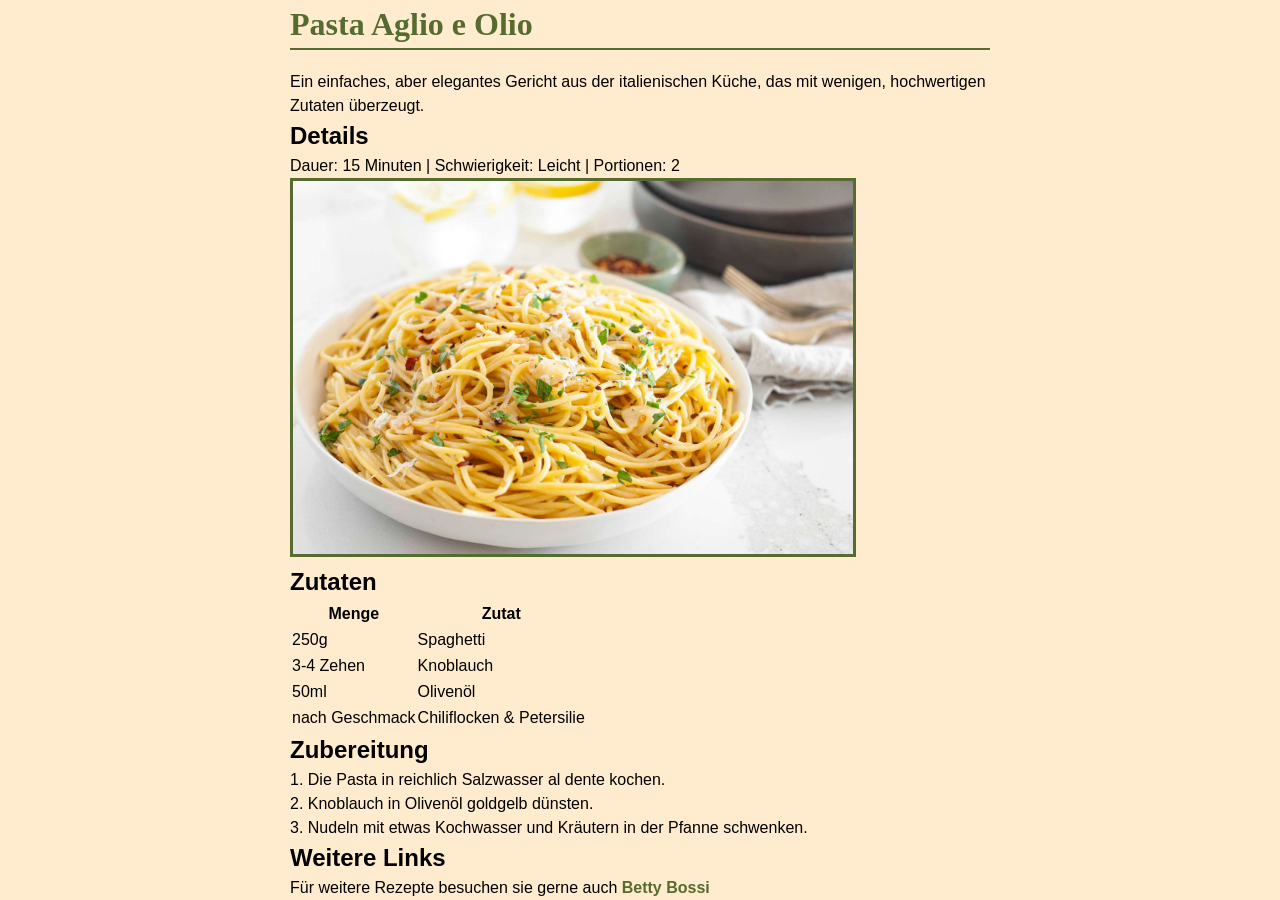
<file: Auftrag1/index.html>
<!DOCTYPE html>
<html lang="en">
    <head>
        <link rel="stylesheet" href="styles.css">
    </head>
    <body>
        <h1 class="page-title">Pasta Aglio e Olio</h1>

    <p>Ein einfaches, aber elegantes Gericht aus der italienischen Küche, das mit wenigen, hochwertigen Zutaten überzeugt.</p>

    <h2>Details</h2>
    <p>Dauer: 15 Minuten | Schwierigkeit: Leicht | Portionen: 2</p>

        <img src="rezept-bild.jpg" alt="Pasta Aglio e Olio auf einem Teller">


    <h2>Zutaten</h2>
<table>
    <thead>
        <tr>
            <th>Menge</th>
            <th>Zutat</th>
        </tr>
    </thead>
    <tbody>
        <tr>
            <td>250g</td>
            <td>Spaghetti</td>
        </tr>
        <tr>
            <td>3-4 Zehen</td>
            <td>Knoblauch</td>
        </tr>
        <tr>
            <td>50ml</td>
            <td>Olivenöl</td>
        </tr>
        <tr>
            <td>nach Geschmack</td>
            <td>Chiliflocken &amp; Petersilie</td>
        </tr>
    </tbody>
</table>

    <h2>Zubereitung</h2>
    <p>1. Die Pasta in reichlich Salzwasser al dente kochen.</p>
    <p>2. Knoblauch in Olivenöl goldgelb dünsten.</p>
    <p>3. Nudeln mit etwas Kochwasser und Kräutern in der Pfanne schwenken.</p>

    <h2>Weitere Links</h2>
    <p>Für weitere Rezepte besuchen sie gerne auch <a href="https://www.bettybossi.ch/de/">Betty Bossi</a></p>
        
</body>
</html>
</file>
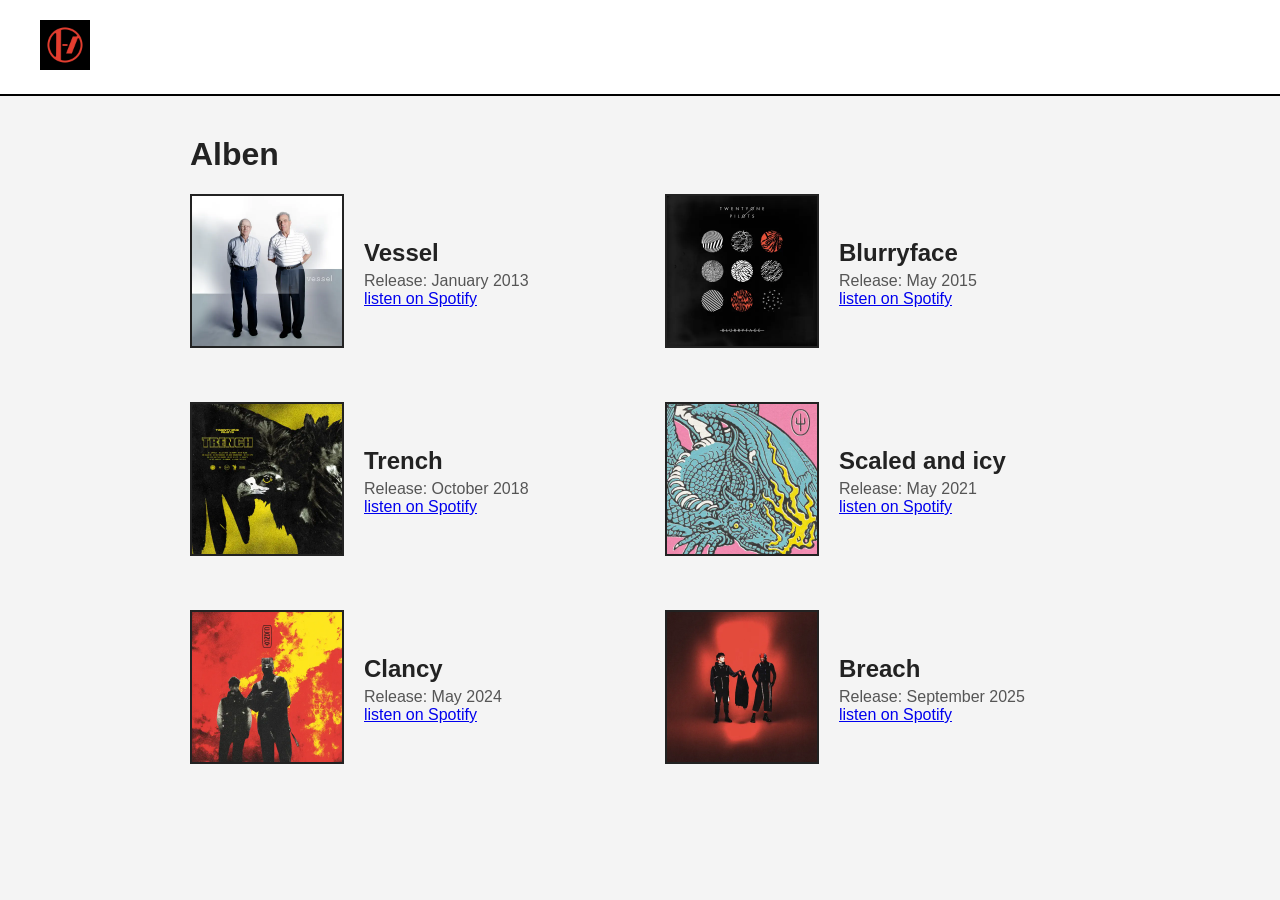
<file: Auftrag2/index.html>
<!DOCTYPE html>
<html lang="en">
<head>
    <meta charset="UTF-8">
    <title>Twenty One Pilots - Alben</title>
    <link rel="stylesheet" href="styles.css">
</head>
<body>

    <header>
        <div>
            <img src="assets/logo.jpg" alt="Twenty one Pilots Logo" class="logo">
        </div>
    </header>

    <main>
        <h1>Alben</h1>
        
        <div class="album-grid">
            <div class="album-item">
                <div class="album-cover">
                    <img src="assets/vessel.jpg" alt="vessel logo">
                </div>

                <div class="album-info">
                    <h2>Vessel</h2>
                    <p>Release: January 2013</p>
                    <a href= "https://open.spotify.com/intl-de/album/2r2r78NE05YjyHyVbVgqFn" target="_blank">listen on Spotify</a>
                </div>
            </div>

            <div class="album-item">
                <div class="album-cover">
                    <img src="assets/blurryface.jpg" alt="blurryface logo">
                </div>

                <div class="album-info">
                    <h2>Blurryface</h2>
                    <p>Release: May 2015</p>
                    <a href="https://open.spotify.com/intl-de/album/3cQO7jp5S9qLBoIVtbkSM1" target="_blank" class="spotify-link">listen on Spotify</a>
                </div>
            </div>


            <div class="album-item">
                <div class="album-cover">
                    <img src="assets/trench.jpg" alt="Trench logo">
                </div>

                <div class="album-info">
                    <h2>Trench</h2>
                    <p>Release: October 2018</p>
                    <a href= "https://open.spotify.com/intl-de/album/621cXqrTSSJi1WqDMSLmbL" target="_blank">listen on Spotify</a>
                </div>
            </div>


            <div class="album-item">
                <div class="album-cover">
                    <img src="assets/scaledAndIcy.jpg" alt="Scaled and icy logo">
                </div>

                <div class="album-info">
                    <h2>Scaled and icy</h2>
                    <p>Release: May 2021</p>
                    <a href= "https://open.spotify.com/intl-de/album/0Q5XBpCYFgUWiG9DUWyAmJ" target="_blank">listen on Spotify</a>
                </div>
            </div>


            <div class="album-item">
                <div class="album-cover">
                    <img src="assets/clancy.jpg" alt="clancy logo">
                </div>

                <div class="album-info">
                    <h2>Clancy</h2>
                    <p>Release: May 2024</p>
                    <a href= "https://open.spotify.com/intl-de/album/1KFWgQTw3EMTQebaaepVBI" target="_blank">listen on Spotify</a>
                </div>
            </div>


            <div class="album-item">
                <div class="album-cover">
                    <img src="assets/breach.jpg" alt="breach logo">
                </div>

                <div class="album-info">
                    <h2>Breach</h2>
                    <p>Release: September 2025</p>
                    <a href= "https://open.spotify.com/intl-de/album/1El3k8dU3sKyoGUeuyrolH" target="_blank">listen on Spotify</a>
                </div>
            </div>



        </div>
    </main>

</body>
</html>
</file>
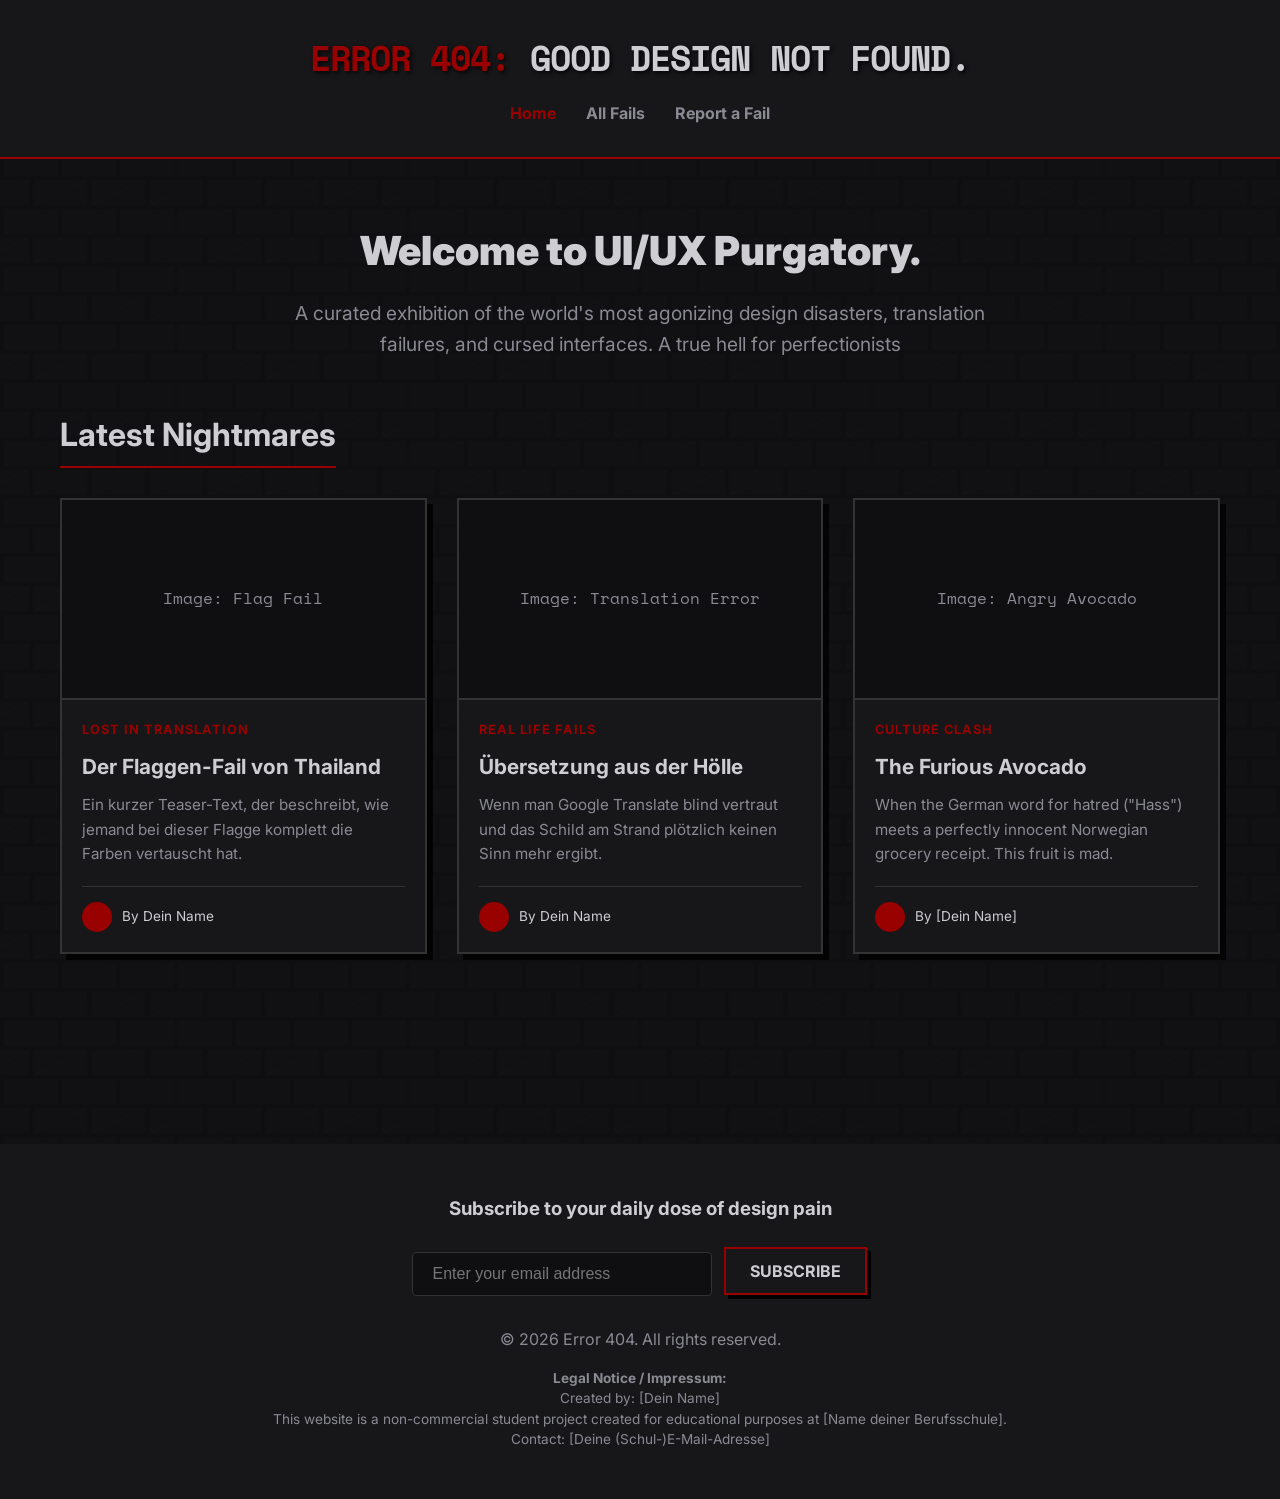
<file: Projekt/index.html>
<!DOCTYPE html>
<html lang="en">
<head>
    <meta charset="UTF-8">
    <meta name="viewport" content="width=device-width, initial-scale=1.0">
    <title>Error 404: Good Design Not Found</title>
    <link rel="stylesheet" href="style.css">
    <link href="https://fonts.googleapis.com/css2?family=Inter:wght@400;700;900&display=swap" rel="stylesheet">
    <link href="https://fonts.googleapis.com/css2?family=Inter:wght@400;700;900&family=Space+Mono:wght@700&display=swap" rel="stylesheet">
</head>
<body>

    <header>
        <div class="logo">
            <h1>
                <span class="red-text brutal-text">ERROR 404:</span> 
                <span class="white-text">GOOD DESIGN NOT FOUND.</span>
            </h1>
        </div>
        <nav>
            <ul>
                <li><a href="index.html" class="active">Home</a></li>
                <li><a href="all.html">All Fails</a></li>
                <li><a href="contact.html">Report a Fail</a></li>
            </ul>
        </nav>
    </header>

    <main>
        <section class="hero">
            <h2>Welcome to UI/UX Purgatory.</h2>
            <p>A curated exhibition of the world's most agonizing design disasters, translation failures, and cursed interfaces. A true hell for perfectionists</p>
        </section>

        <section class="latest-fails">
            <h2 class="section-title">Latest Nightmares</h2>
            
            <div class="fail-grid">
                <article class="fail-card">
                    <div class="card-image">
                        <div class="placeholder-img">Image: Flag Fail</div>
                    </div>
                    <div class="card-content">
                        <span class="category">Lost in Translation</span>
                        <h3>Der Flaggen-Fail von Thailand</h3>
                        <p>Ein kurzer Teaser-Text, der beschreibt, wie jemand bei dieser Flagge komplett die Farben vertauscht hat.</p>
                        <div class="author-info">
                            <div class="author-avatar"></div>
                            <span>By Dein Name</span>
                        </div>
                    </div>
                </article>

                <article class="fail-card">
                    <div class="card-image">
                        <div class="placeholder-img">Image: Translation Error</div>
                    </div>
                    <div class="card-content">
                        <span class="category">Real Life Fails</span>
                        <h3>Übersetzung aus der Hölle</h3>
                        <p>Wenn man Google Translate blind vertraut und das Schild am Strand plötzlich keinen Sinn mehr ergibt.</p>
                        <div class="author-info">
                            <div class="author-avatar"></div>
                            <span>By Dein Name</span>
                        </div>
                    </div>
                </article>

                <article class="fail-card">
    <a href="detail.html" class="card-link">
        
        <div class="card-image">
            <div class="placeholder-img">Image: Angry Avocado</div>
        </div>
        <div class="card-content">
            <span class="category">Culture Clash</span>
            <h3>The Furious Avocado</h3>
            <p>When the German word for hatred ("Hass") meets a perfectly innocent Norwegian grocery receipt. This fruit is mad.</p>
            <div class="author-info">
                <div class="author-avatar"></div><span>By [Dein Name]</span>
            </div>
        </div>

    </a> </article>
                </article>
            </div>
        </section>
    </main>

    <footer>
        <div class="newsletter">
            <h3>Subscribe to your daily dose of design pain</h3>
            <form action="#">
                <input type="email" placeholder="Enter your email address" required>
                <button type="submit" class="brutal-button">Subscribe</button>
            </form>
        </div>
        <div class="footer-legal">
            <p>&copy; 2026 Error 404. All rights reserved.</p>
            <div style="font-size: 0.85rem; color: var(--text-main); margin-top: 15px; line-height: 1.5;">
                <p><strong>Legal Notice / Impressum:</strong></p>
                <p>Created by: [Dein Name]</p>
                <p>This website is a non-commercial student project created for educational purposes at [Name deiner Berufsschule].</p>
                <p>Contact: [Deine (Schul-)E-Mail-Adresse]</p>
            </div>
        </div>
    </footer>

</body>
</html>
</file>
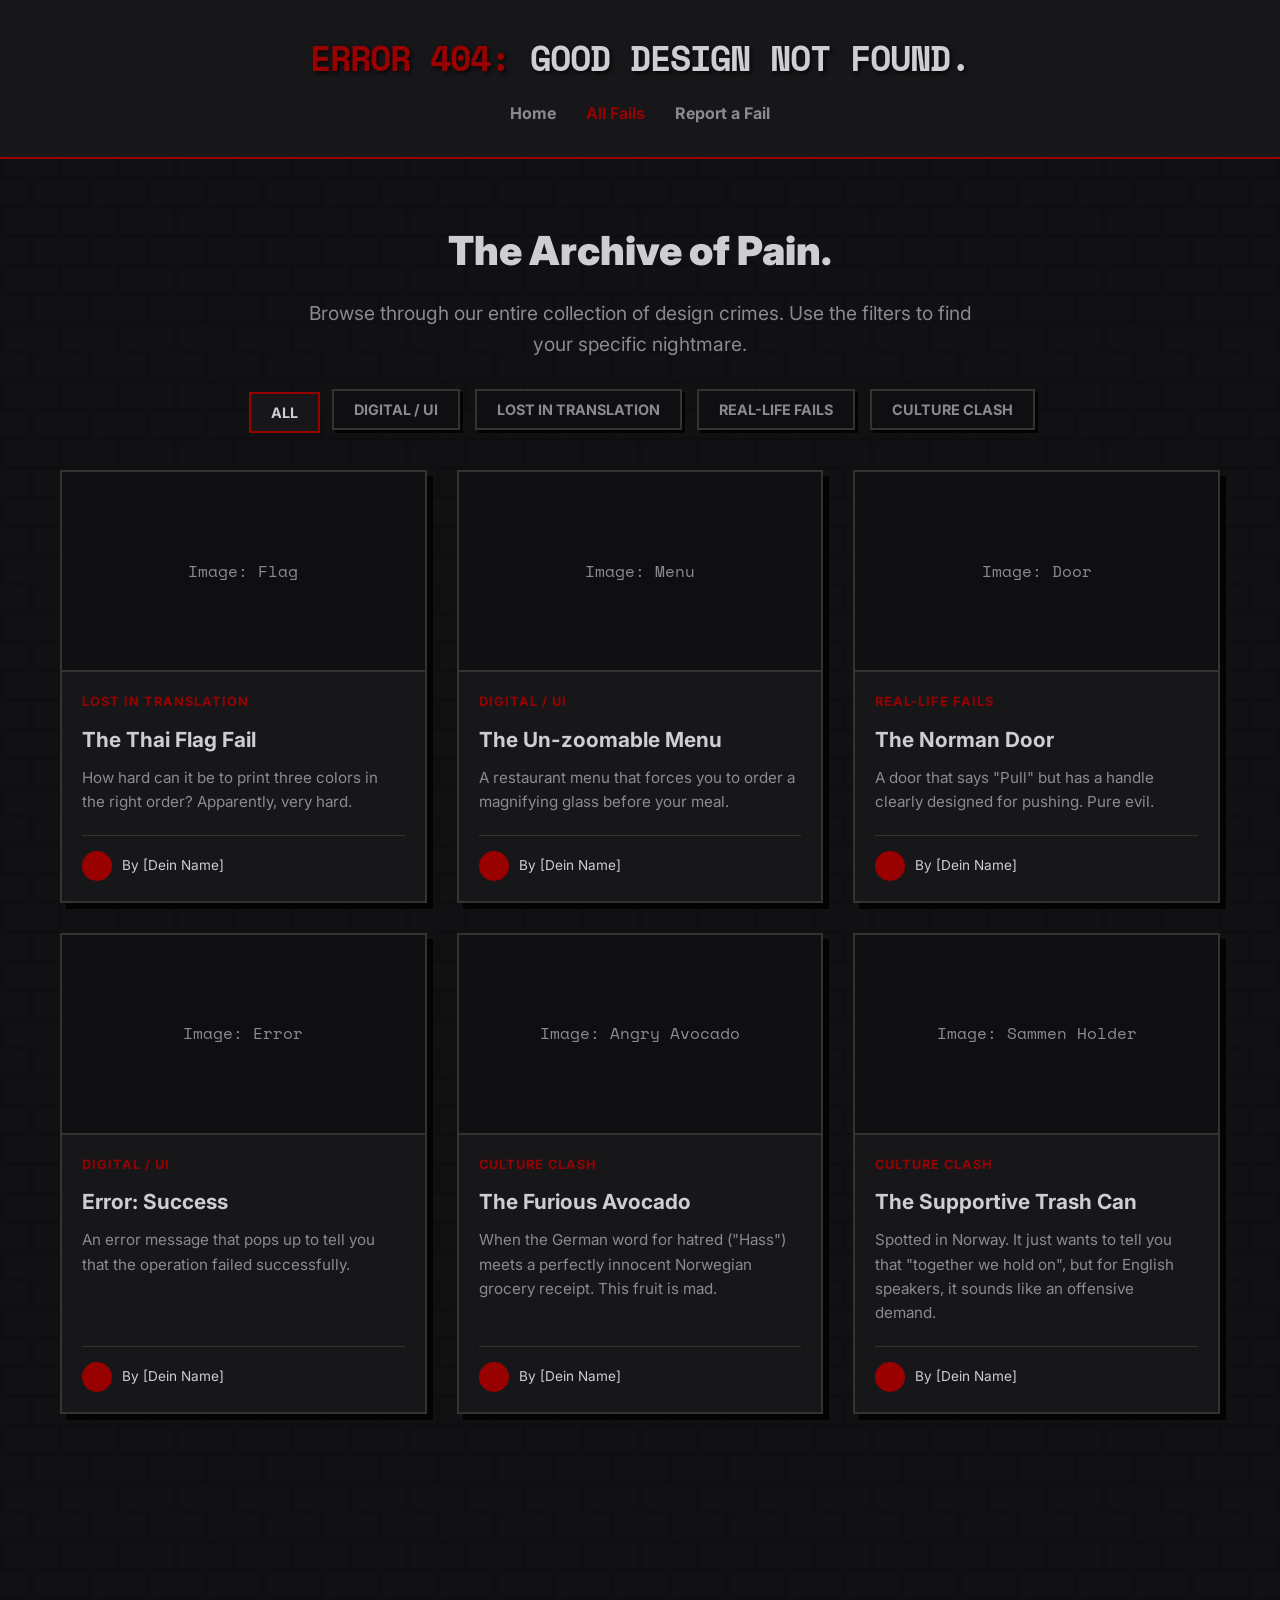
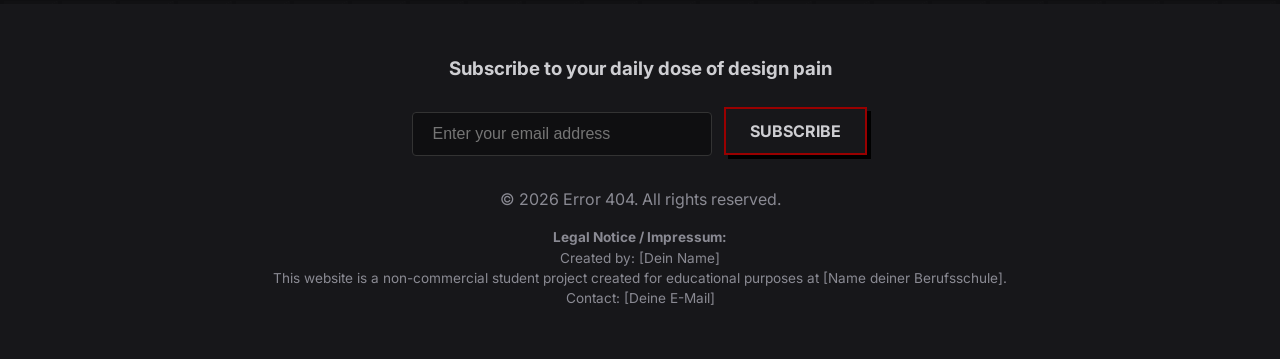
<file: Projekt/all.html>
<!DOCTYPE html>
<html lang="en">
<head>
    <meta charset="UTF-8">
    <meta name="viewport" content="width=device-width, initial-scale=1.0">
    <title>All Fails - Error 404</title>
    <link rel="stylesheet" href="style.css">
    <link href="https://fonts.googleapis.com/css2?family=Inter:wght@400;700;900&family=Space+Mono:wght@700&display=swap" rel="stylesheet">
</head>
<body>

    <header>
        <div class="logo">
            <h1><span class="red-text">ERROR 404:</span> <span class="white-text">GOOD DESIGN NOT FOUND.</span></h1>
        </div>
        <nav>
            <ul>
                <li><a href="index.html">Home</a></li>
                <li><a href="all.html" class="active">All Fails</a></li>
                <li><a href="contact.html">Report a Fail</a></li>
            </ul>
        </nav>
    </header>

    <main>
        <section class="hero" style="margin-bottom: 30px;">
            <h2>The Archive of Pain.</h2>
            <p>Browse through our entire collection of design crimes. Use the filters to find your specific nightmare.</p>
        </section>

        <section class="filter-section">
            <div class="filter-bar">
                <button class="filter-btn active">All</button>
                <button class="filter-btn">Digital / UI</button>
                <button class="filter-btn">Lost in Translation</button>
                <button class="filter-btn">Real-Life Fails</button>
                <button class="filter-btn">Culture Clash</button>
            </div>
        </section>

        <section class="archive-grid">
            <div class="fail-grid">
                
                <article class="fail-card">
                    <div class="card-image"><div class="placeholder-img">Image: Flag</div></div>
                    <div class="card-content">
                        <span class="category">Lost in Translation</span>
                        <h3>The Thai Flag Fail</h3>
                        <p>How hard can it be to print three colors in the right order? Apparently, very hard.</p>
                        <div class="author-info">
                            <div class="author-avatar"></div><span>By [Dein Name]</span>
                        </div>
                    </div>
                </article>

                <article class="fail-card">
                    <div class="card-image"><div class="placeholder-img">Image: Menu</div></div>
                    <div class="card-content">
                        <span class="category">Digital / UI</span>
                        <h3>The Un-zoomable Menu</h3>
                        <p>A restaurant menu that forces you to order a magnifying glass before your meal.</p>
                        <div class="author-info">
                            <div class="author-avatar"></div><span>By [Dein Name]</span>
                        </div>
                    </div>
                </article>

                <article class="fail-card">
                    <div class="card-image"><div class="placeholder-img">Image: Door</div></div>
                    <div class="card-content">
                        <span class="category">Real-Life Fails</span>
                        <h3>The Norman Door</h3>
                        <p>A door that says "Pull" but has a handle clearly designed for pushing. Pure evil.</p>
                        <div class="author-info">
                            <div class="author-avatar"></div><span>By [Dein Name]</span>
                        </div>
                    </div>
                </article>

                <article class="fail-card">
                    <div class="card-image"><div class="placeholder-img">Image: Error</div></div>
                    <div class="card-content">
                        <span class="category">Digital / UI</span>
                        <h3>Error: Success</h3>
                        <p>An error message that pops up to tell you that the operation failed successfully.</p>
                        <div class="author-info">
                            <div class="author-avatar"></div><span>By [Dein Name]</span>
                        </div>
                    </div>
                </article>

                <article class="fail-card">
    <a href="detail.html" class="card-link">
        
        <div class="card-image">
            <div class="placeholder-img">Image: Angry Avocado</div>
        </div>
        <div class="card-content">
            <span class="category">Culture Clash</span>
            <h3>The Furious Avocado</h3>
            <p>When the German word for hatred ("Hass") meets a perfectly innocent Norwegian grocery receipt. This fruit is mad.</p>
            <div class="author-info">
                <div class="author-avatar"></div><span>By [Dein Name]</span>
            </div>
        </div>

    </a> </article>

                <article class="fail-card">
                    <div class="card-image"><div class="placeholder-img">Image: Sammen Holder</div></div>
                    <div class="card-content">
                        <span class="category">Culture Clash</span>
                        <h3>The Supportive Trash Can</h3>
                        <p>Spotted in Norway. It just wants to tell you that "together we hold on", but for English speakers, it sounds like an offensive demand.</p>
                        <div class="author-info">
                            <div class="author-avatar"></div><span>By [Dein Name]</span>
                        </div>
                    </div>
                </article>

            </div>
        </section>
    </main>

    <footer>
        <div class="newsletter">
            <h3>Subscribe to your daily dose of design pain</h3>
            <form action="#">
                <input type="email" placeholder="Enter your email address" required>
                <button type="submit" class="brutal-button">Subscribe</button>
            </form>
        </div>
        <div class="footer-legal">
            <p>&copy; 2026 Error 404. All rights reserved.</p>
            <div style="font-size: 0.85rem; color: var(--text-main); margin-top: 15px; line-height: 1.5;">
                <p><strong>Legal Notice / Impressum:</strong></p>
                <p>Created by: [Dein Name]</p>
                <p>This website is a non-commercial student project created for educational purposes at [Name deiner Berufsschule].</p>
                <p>Contact: [Deine E-Mail]</p>
            </div>
        </div>
    </footer>

</body>
</html>



<script>
        document.addEventListener('DOMContentLoaded', () => {
            // Alle Buttons und alle Karten auswählen
            const filterBtns = document.querySelectorAll('.filter-btn');
            const cards = document.querySelectorAll('.fail-card');

            // Jedem Button einen Klick-Event geben
            filterBtns.forEach(btn => {
                btn.addEventListener('click', () => {
                    
                    // 1. Visuelles Update: Den "active" Status verschieben
                    filterBtns.forEach(b => b.classList.remove('active'));
                    btn.classList.add('active');

                    // 2. Den Text des geklickten Buttons auslesen
                    const filterValue = btn.textContent.trim();

                    // 3. Karten filtern
                    cards.forEach(card => {
                        // Die Kategorie der aktuellen Karte auslesen
                        const category = card.querySelector('.category').textContent.trim();
                        
                        // Wenn "All" geklickt wurde ODER die Kategorie passt -> Karte anzeigen
                        if (filterValue === 'All' || category === filterValue) {
                            card.style.display = 'flex'; // "flex" weil unsere Karten Flexbox nutzen
                        } else {
                            // Ansonsten -> Karte verstecken
                            card.style.display = 'none';
                        }
                    });
                });
            });
        });
    </script>
</file>
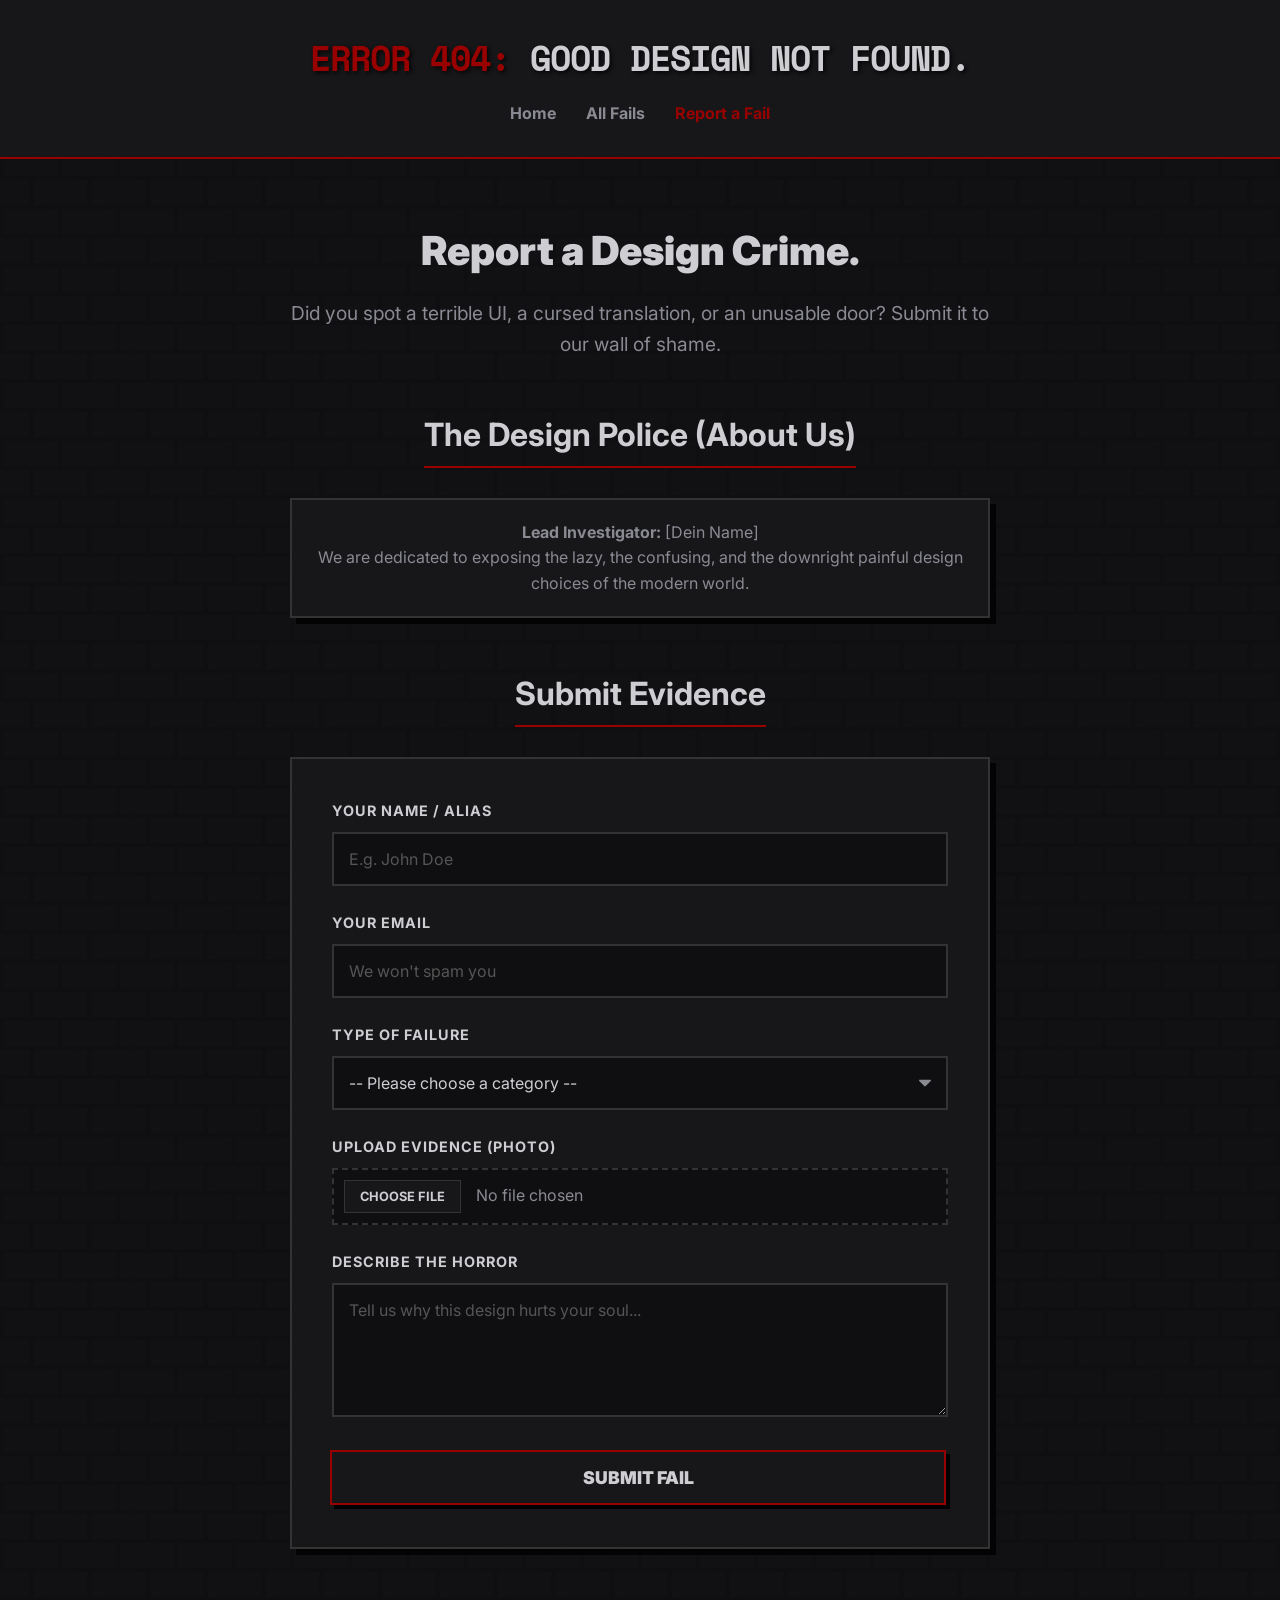
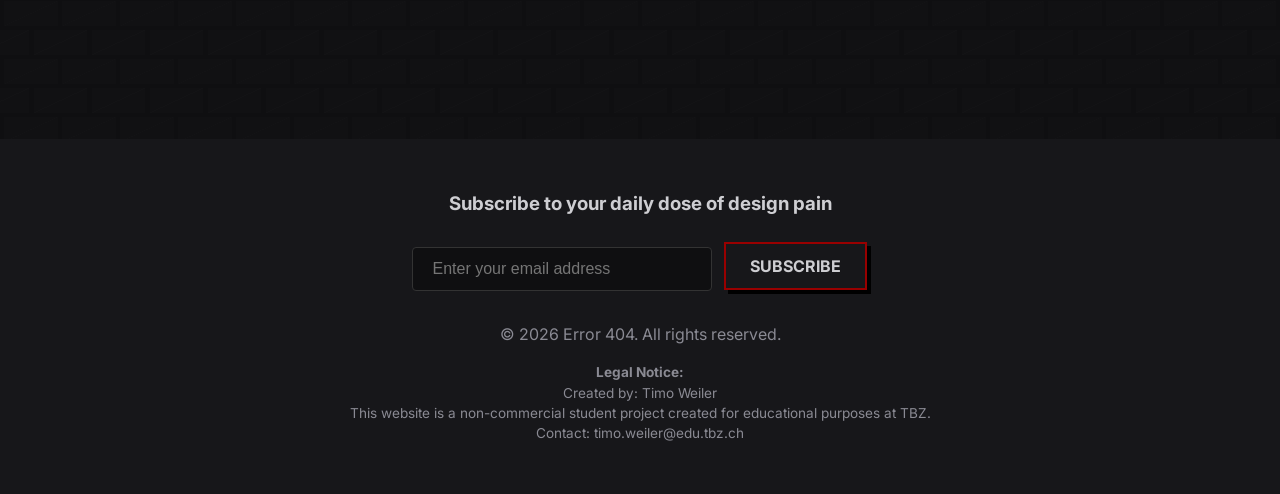
<file: Projekt/contact.html>
<!DOCTYPE html>
<html lang="en">
<head>
    <meta charset="UTF-8">
    <meta name="viewport" content="width=device-width, initial-scale=1.0">
    <title>Report a Fail - Error 404</title>
    <link rel="stylesheet" href="style.css">
    <link href="https://fonts.googleapis.com/css2?family=Inter:wght@400;700;900&family=Space+Mono:wght@700&display=swap" rel="stylesheet">
</head>
<body>

    <header>
        <div class="logo">
            <h1><span class="red-text">ERROR 404:</span> <span class="white-text">GOOD DESIGN NOT FOUND.</span></h1>
        </div>
        <nav>
            <ul>
                <li><a href="index.html">Home</a></li>
                <li><a href="all.html">All Fails</a></li>
                <li><a href="contact.html" class="active">Report a Fail</a></li>
            </ul>
        </nav>
    </header>

    <main>
        <section class="hero">
            <h2>Report a Design Crime.</h2>
            <p>Did you spot a terrible UI, a cursed translation, or an unusable door? Submit it to our wall of shame.</p>
        </section>

        <section class="author-section centered-wrapper">
            <h2 class="section-title">The Design Police (About Us)</h2>
            <div class="fail-card" style="margin-bottom: 40px; padding: 20px;">
                <p><strong>Lead Investigator:</strong> [Dein Name]</p>
                <p>We are dedicated to exposing the lazy, the confusing, and the downright painful design choices of the modern world.</p>
            </div>
        </section>

        <section class="contact-section centered-wrapper">
            <h2 class="section-title">Submit Evidence</h2>
            
            <form action="#" class="heavy-form">
                <div class="form-group">
                    <label for="name">Your Name / Alias</label>
                    <input type="text" id="name" placeholder="E.g. John Doe" required>
                </div>

                <div class="form-group">
                    <label for="email">Your Email</label>
                    <input type="email" id="email" placeholder="We won't spam you" required>
                </div>

                <div class="form-group">
                    <label for="subject">Type of Failure</label>
                    <select id="subject" required>
                        <option value="">-- Please choose a category --</option>
                        <option value="ui">Digital / UI Disaster</option>
                        <option value="translation">Translation Nightmare</option>
                        <option value="real-life">Real-Life Architecture Fail</option>
                        <option value="other">General Complaint</option>
                    </select>
                </div>
                
                <div class="form-group">
                    <label for="evidence">Upload Evidence (Photo)</label>
                    <input type="file" id="evidence" accept="image/*" required>
                </div>

                <div class="form-group">
                    <label for="message">Describe the Horror</label>
                    <textarea id="message" rows="5" placeholder="Tell us why this design hurts your soul..." required></textarea>
                </div>

                <button type="submit" class="brutal-button">Submit Fail</button>
            </form>
        </section>
    </main>

    <footer>
        <div class="newsletter">
            <h3>Subscribe to your daily dose of design pain</h3>
            <form action="#">
                <input type="email" placeholder="Enter your email address" required>
                <button type="submit" class="brutal-button">Subscribe</button>
            </form>
        </div>
        <div class="footer-legal">
            <p>&copy; 2026 Error 404. All rights reserved.</p>
            <div style="font-size: 0.85rem; color: var(--text-main); margin-top: 15px; line-height: 1.5;">
                <p><strong>Legal Notice:</strong></p>
                <p>Created by: Timo Weiler</p>
                <p>This website is a non-commercial student project created for educational purposes at TBZ.</p>
                <p>Contact: timo.weiler@edu.tbz.ch</p>
            </div>
        </div>
    </footer>

</body>
</html>
</file>
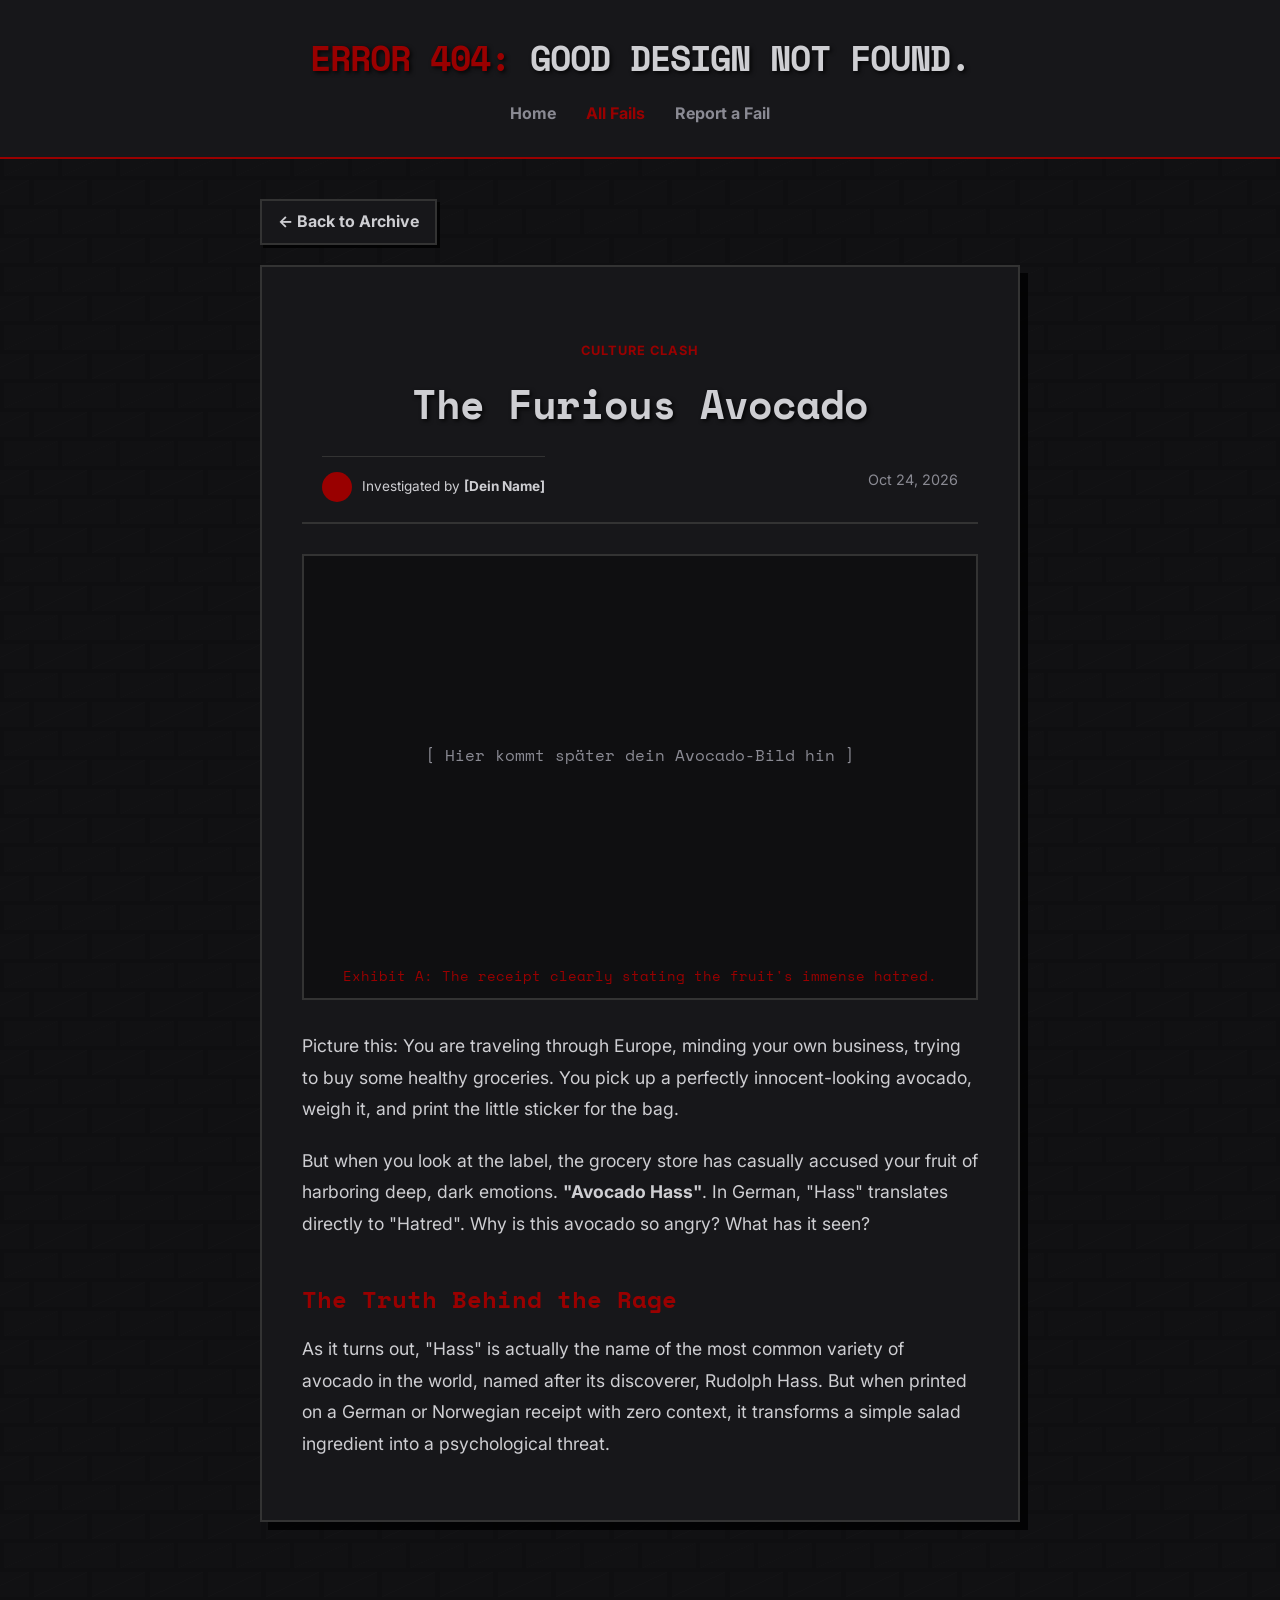
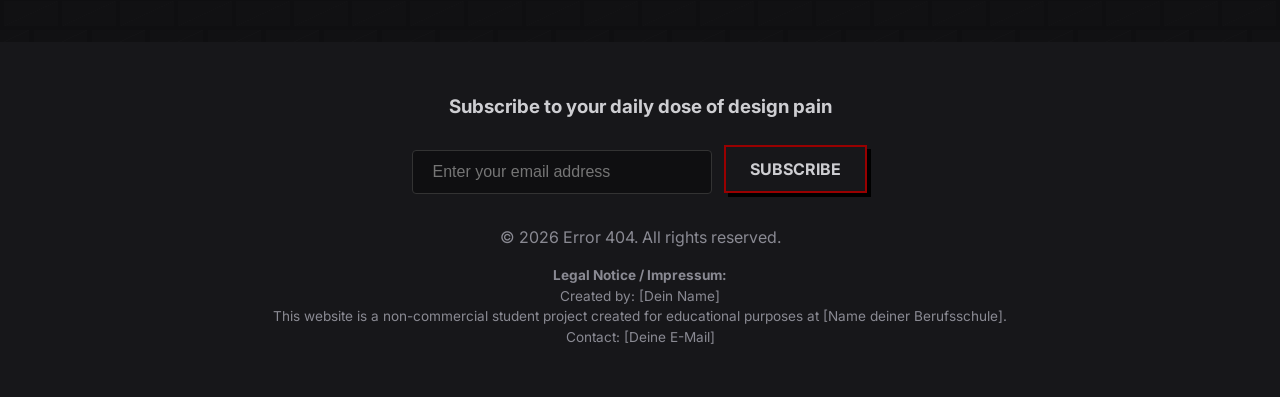
<file: Projekt/detail.html>
<!DOCTYPE html>
<html lang="en">
<head>
    <meta charset="UTF-8">
    <meta name="viewport" content="width=device-width, initial-scale=1.0">
    <title>The Furious Avocado - Error 404</title>
    <link rel="stylesheet" href="style.css">
    <link href="https://fonts.googleapis.com/css2?family=Inter:wght@400;700;900&family=Space+Mono:wght@700&display=swap" rel="stylesheet">
</head>
<body>

    <header>
        <div class="logo">
            <h1><span class="red-text">ERROR 404:</span> <span class="white-text">GOOD DESIGN NOT FOUND.</span></h1>
        </div>
        <nav>
            <ul>
                <li><a href="index.html">Home</a></li>
                <li><a href="all.html" class="active">All Fails</a></li>
                <li><a href="contact.html">Report a Fail</a></li>
            </ul>
        </nav>
    </header>

    <main class="article-container">
        
        <div class="back-link-wrapper">
            <a href="all.html" class="back-btn">← Back to Archive</a>
        </div>

        <article class="case-file">
            
            <header class="post-header">
                <span class="category">Culture Clash</span>
                <h2 class="post-title">The Furious Avocado</h2>
                
                <div class="post-meta">
                    <div class="author-info">
                        <div class="author-avatar"></div>
                        <span>Investigated by <strong>[Dein Name]</strong></span>
                    </div>
                    <span class="post-date">Oct 24, 2026</span>
                </div>
            </header>

            <figure class="post-media">
                <div class="placeholder-img" style="height: 400px; background-color: #0f0f11;">
                    [ Hier kommt später dein Avocado-Bild hin ]
                </div>
                <figcaption>Exhibit A: The receipt clearly stating the fruit's immense hatred.</figcaption>
            </figure>

            <div class="post-content">
                <p>Picture this: You are traveling through Europe, minding your own business, trying to buy some healthy groceries. You pick up a perfectly innocent-looking avocado, weigh it, and print the little sticker for the bag.</p>
                
                <p>But when you look at the label, the grocery store has casually accused your fruit of harboring deep, dark emotions. <strong>"Avocado Hass"</strong>. In German, "Hass" translates directly to "Hatred". Why is this avocado so angry? What has it seen?</p>
                
                <h3>The Truth Behind the Rage</h3>
                <p>As it turns out, "Hass" is actually the name of the most common variety of avocado in the world, named after its discoverer, Rudolph Hass. But when printed on a German or Norwegian receipt with zero context, it transforms a simple salad ingredient into a psychological threat.</p>
                
                
            </div>

        </article>
    </main>

    <footer>
        <div class="newsletter">
            <h3>Subscribe to your daily dose of design pain</h3>
            <form action="#">
                <input type="email" placeholder="Enter your email address" required>
                <button type="submit" class="brutal-button">Subscribe</button>
            </form>
        </div>
        <div class="footer-legal">
            <p>&copy; 2026 Error 404. All rights reserved.</p>
            <div style="font-size: 0.85rem; color: var(--text-main); margin-top: 15px; line-height: 1.5;">
                <p><strong>Legal Notice / Impressum:</strong></p>
                <p>Created by: [Dein Name]</p>
                <p>This website is a non-commercial student project created for educational purposes at [Name deiner Berufsschule].</p>
                <p>Contact: [Deine E-Mail]</p>
            </div>
        </div>
    </footer>

</body>
</html>
</file>
<file: Auftrag1/styles.css>
* {
    padding: 0px;
    margin: 0px;
}


body {
  background-color: blanchedalmond;
  font-family: 'Segoe UI', Tahoma, Geneva, Verdana, sans-serif;
  line-height: 1.5;
  margin: 0 auto;
  max-width: 700px;
}


.page-title {
  color: darkolivegreen;
  font-family: 'Georgia', serif;
  margin-bottom: 20px;
  border-bottom: 2px solid darkolivegreen; 
 }



ul {
    font-family: 'Segoe UI', Tahoma, Geneva, Verdana, sans-serif;
}


a {
    color: darkolivegreen;
    font-weight: bold;
    text-decoration: none;
}

a:hover {
    text-decoration: underline;
}

img {
    border: 3px solid darkolivegreen;
    width: 80%;
    max-width: 600px;
}
</file>
<file: Auftrag2/styles.css>
body {
    font-family: Arial, sans-serif;
    background-color: #f4f4f4; 
    color: #222;
    margin: 0;
    padding: 0;
}

header {
    border-bottom: 2px solid black;
    padding: 20px 40px;
    background-color: white;
}

.logo {
    height: 50px; 
}

main {
    max-width: 900px;
    margin: 40px auto;     padding: 0 20px;
}

.album-grid {
    display: grid;
    grid-template-columns: repeat(2, 1fr); 
    gap: 50px;
}

.album-item {
    display: flex; 
    align-items: center;
    gap: 20px;
}

.album-cover img {
    width: 150px;
    height: 150px;
    object-fit: cover; 
    border: 2px solid #222;
}

.album-info h2 {
    margin: 0 0 5px 0; 
    font-size: 1.5rem;
}

.album-info p {
    margin: 0;
    color: #555;
}
</file>
<file: Projekt/style.css>
/* --- 1. STYLEGUIDE (CSS Variables) --- */
/* --- 1. STYLEGUIDE (CSS Variables) --- */
:root {
    /* Colors - Darker, heavier, no neon */
    --bg-dark: #0f0f11;      /* Noch tieferes Schwarz/Grau für die Wand */
    --bg-card: #17171a;      /* Sehr dunkles Grau für die Karten */
    --text-main: #8a8a93;    /* Aschgrau für normalen Text */
    --text-white: #ceced2;   /* Silber/Mattes Weiss statt blendendem Reinweiss */
    
    /* Das neue "Verlies"-Rot */
    --accent-error: #990000; /* Tiefes, dunkles Karmesinrot */
    --accent-hover: #cc0000; /* Etwas helleres Rot für Hover */
    
    /* Typografie */
    --font-main: 'Inter', sans-serif;
}

/* --- 2. RESET & BASE --- */
* {
    margin: 0;
    padding: 0;
    box-sizing: border-box;
}

body {
    font-family: var(--font-main);
    color: var(--text-main);
    line-height: 1.6;
    background-color: var(--bg-dark);
    
    /* --- THE MATTE DEEPSLATE WALL (Much softer, less plastic) --- */
    background-image: 
        linear-gradient(335deg, rgba(255,255,255,0.008) 23px, transparent 23px),
        linear-gradient(155deg, rgba(255,255,255,0.008) 23px, transparent 23px),
        linear-gradient(335deg, rgba(255,255,255,0.008) 23px, transparent 23px),
        linear-gradient(155deg, rgba(255,255,255,0.008) 23px, transparent 23px);
    background-size: 58px 58px;
    background-position: 0px 2px, 4px 35px, 29px 31px, 34px 6px;
}

/* --- 3. HEADER & NAV (Centered Layout) --- */
header {
    background-color: var(--bg-card);
    padding: 30px 20px;
    text-align: center; /* Centers all inline content */
    border-bottom: 2px solid var(--accent-error);
}

/* --- HEADER & LOGO --- */
.logo h1 {
    font-family: 'Space Mono', monospace; /* Behält den technischen Vibe */
    font-size: 2.2rem;
    font-weight: 900;
    margin-bottom: 15px;
    letter-spacing: -1px;
    text-transform: uppercase;
    /* Ein leichter schwarzer Schatten, der den Text in die Wand drückt */
    text-shadow: 2px 2px 4px rgba(0, 0, 0, 0.8); 
}

/* Farbzuweisungen */
.red-text { color: var(--accent-error); }
.white-text { color: var(--text-white); }

/* Color splitting for the title */
.red-text {
    color: var(--accent-error);
}
.white-text {
    color: var(--text-white);
}

nav ul {
    list-style: none;
    display: flex;
    justify-content: center; /* Centers the navigation links horizontally */
    gap: 30px;
}

nav a {
    color: var(--text-main);
    text-decoration: none;
    font-weight: 700;
    font-size: 1rem;
    transition: color 0.2s ease;
}

nav a:hover, nav a.active {
    color: var(--accent-error);
}

/* --- 4. MAIN LAYOUT --- */
main {
    padding: 60px 20px;
    max-width: 1200px;
    margin: 0 auto;
}

.hero {
    text-align: center;
    margin-bottom: 50px;
}

.hero h2 {
    color: var(--text-white);
    font-size: 2.5rem;
    font-weight: 900;
    margin-bottom: 15px;
}

.hero p {
    font-size: 1.2rem;
    max-width: 700px;
    margin: 0 auto;
}

/* --- 5. FOOTER --- */
footer {
    background-color: var(--bg-card);
    padding: 50px 20px;
    text-align: center;
    margin-top: 80px;
}

.newsletter {
    margin-bottom: 30px;
}

.newsletter h3 {
    color: var(--text-white);
    margin-bottom: 15px;
}

.newsletter input {
    padding: 12px 20px;
    font-size: 1rem;
    border: 1px solid #333;
    background-color: var(--bg-dark);
    color: var(--text-white);
    border-radius: 4px;
    width: 100%;
    max-width: 300px;
    margin-right: 10px;
}

/* --- DER SCHWERE BUTTON --- */
.newsletter button {
    padding: 12px 24px;
    font-size: 1rem;
    font-weight: bold;
    cursor: pointer;
    background-color: var(--bg-card); /* Dunkelgrau */
    color: var(--text-white);
    border: 2px solid var(--accent-error); /* Dunkelroter Rand */
    /* Ein massiver, pechschwarzer Schatten für das Gewicht */
    box-shadow: 4px 4px 0px #000000; 
    transform: translate(-2px, -2px);
    transition: all 0.2s ease;
}

.newsletter button:hover {
    background-color: var(--accent-error); /* Füllt sich rot beim Hover */
    color: #ffffff;
    box-shadow: 0px 0px 0px #000000; /* Schatten verschwindet */
    transform: translate(2px, 2px); /* Button drückt sich tief rein */
}


/* --- 6. ARTIKEL GRID & CARDS --- */
.section-title {
    color: var(--text-white);
    font-size: 2rem;
    margin-bottom: 30px;
    border-bottom: 2px solid var(--accent-error);
    display: inline-block;
    padding-bottom: 5px;
}

.fail-grid {
    display: grid;
    /* FIX: auto-fill statt auto-fit sorgt für einheitliche Kartenbreiten! */
    grid-template-columns: repeat(auto-fill, minmax(300px, 1fr));
    gap: 30px;
    margin-bottom: 50px;
}

/* Die eiserne Karte */
.fail-card {
    background-color: var(--bg-card);
    border: 2px solid #333; /* Dunkler Rand */
    box-shadow: 6px 6px 0px rgba(0, 0, 0, 0.8); /* Harter, schwerer Schatten */
    display: flex;
    flex-direction: column;
    transition: all 0.2s ease;
}

.fail-card:hover {
    transform: translate(2px, 2px);
    box-shadow: 2px 2px 0px rgba(0, 0, 0, 0.8);
    border-color: var(--accent-error); /* Rand wird blutrot beim Hover */
}

/* Bild-Bereich */
.card-image {
    width: 100%;
    height: 200px;
    background-color: #0f0f11;
    border-bottom: 2px solid #333;
}

.placeholder-img {
    height: 100%;
    display: flex;
    align-items: center;
    justify-content: center;
    color: var(--text-main);
    font-family: 'Space Mono', monospace;
}

/* Inhalt der Karte */
.card-content {
    padding: 20px;
    display: flex;
    flex-direction: column;
    flex-grow: 1; /* Schiebt den Autor immer nach ganz unten */
}

.category {
    font-size: 0.8rem;
    color: var(--accent-error);
    text-transform: uppercase;
    font-weight: bold;
    letter-spacing: 1px;
    margin-bottom: 10px;
}

.card-content h3 {
    color: var(--text-white);
    font-size: 1.3rem;
    margin-bottom: 10px;
}

.card-content p {
    font-size: 0.95rem;
    margin-bottom: 20px;
    color: var(--text-main);
}

/* Autoren-Info ganz unten */
.author-info {
    margin-top: auto; 
    display: flex;
    align-items: center;
    gap: 10px;
    border-top: 1px solid #333;
    padding-top: 15px;
}

.author-avatar {
    width: 30px;
    height: 30px;
    background-color: var(--accent-error);
    border-radius: 50%; /* Macht das Bild rund */
}

.author-info span {
    font-size: 0.85rem;
    color: var(--text-white);
}


/* --- 7. ZENTRIERUNG FÜR DIE KONTAKTSEITE --- */
.centered-wrapper {
    max-width: 700px; /* Macht den Bereich schmaler, sieht besser aus */
    margin: 0 auto 50px auto; /* Zentriert den ganzen Block in der Mitte */
    text-align: center; /* Zentriert die Titel ("The Design Police" etc.) */
}

/* --- 8. DAS EISERNE FORMULAR (.heavy-form) --- */
.heavy-form {
    background-color: var(--bg-card);
    border: 2px solid #333;
    box-shadow: 6px 6px 0px rgba(0, 0, 0, 0.8);
    padding: 40px;
    display: flex;
    flex-direction: column;
    gap: 25px;
    text-align: left; /* Die Labels im Formular sollen trotzdem links stehen */
}

.form-group {
    display: flex;
    flex-direction: column;
    gap: 10px;
}

.form-group label {
    color: var(--text-white);
    font-size: 0.9rem;
    font-weight: 700;
    text-transform: uppercase;
    letter-spacing: 1px;
}

/* Die Eingabefelder stylen */
.form-group input,
.form-group select,
.form-group textarea {
    background-color: var(--bg-dark); /* Dunkler Hintergrund */
    color: var(--text-white); /* Heller Text */
    border: 2px solid #333; /* Dunkler Rand */
    padding: 15px;
    font-family: var(--font-main);
    font-size: 1rem;
    transition: all 0.2s ease;
}

/* Der geforderte Dropdown-Pfeil bekommt auch das dunkle Theme */
.form-group select {
    cursor: pointer;
    appearance: none; /* Entfernt den Standard-Pfeil des Browsers */
    background-image: url("data:image/svg+xml;charset=US-ASCII,%3Csvg%20xmlns%3D%22http%3A%2F%2Fwww.w3.org%2F2000%2Fsvg%22%20width%3D%22292.4%22%20height%3D%22292.4%22%3E%3Cpath%20fill%3D%22%238a8a93%22%20d%3D%22M287%2069.4a17.6%2017.6%200%200%200-13-5.4H18.4c-5%200-9.3%201.8-12.9%205.4A17.6%2017.6%200%200%200%200%2082.2c0%205%201.8%209.3%205.4%2012.9l128%20127.9c3.6%203.6%207.8%205.4%2012.8%205.4s9.2-1.8%2012.8-5.4L287%2095c3.5-3.5%205.4-7.8%205.4-12.8%200-5-1.9-9.2-5.5-12.8z%22%2F%3E%3C%2Fsvg%3E");
    background-repeat: no-repeat;
    background-position: right 15px top 50%;
    background-size: 12px auto;
}

/* Hover & Focus Effekte (Wenn man reinklickt) */
.form-group input:focus,
.form-group select:focus,
.form-group textarea:focus {
    outline: none;
    border-color: var(--accent-error); /* Rand wird blutrot */
    box-shadow: 2px 2px 0px rgba(0, 0, 0, 0.8);
}

/* Platzhalter-Text abdunkeln */
.form-group input::placeholder,
.form-group textarea::placeholder {
    color: #555;
}

/* --- 9. DER MASSIVE ABSENDE-BUTTON --- */
.brutal-button {
    background-color: var(--bg-card);
    color: var(--text-white);
    border: 2px solid var(--accent-error);
    box-shadow: 4px 4px 0px #000000;
    padding: 15px 30px;
    font-size: 1.1rem;
    font-weight: 900;
    text-transform: uppercase;
    cursor: pointer;
    transform: translate(-2px, -2px);
    transition: all 0.2s ease;
    margin-top: 10px;
    font-family: var(--font-main);
}

.brutal-button:hover {
    background-color: var(--accent-error);
    color: #ffffff;
    box-shadow: 0px 0px 0px #000000;
    transform: translate(2px, 2px);
}


/* --- 10. DATEI-UPLOAD STYLING --- */
input[type="file"] {
    padding: 10px;
    background-color: var(--bg-dark);
    color: var(--text-main);
    border: 2px dashed #333; /* Ein gestrichelter Rand für Uploads sieht immer gut aus */
    cursor: pointer;
}

input[type="file"]:hover,
input[type="file"]:focus {
    border-color: var(--accent-error);
}

/* Den hässlichen Standard-Button des Browsers überschreiben */
input[type="file"]::file-selector-button {
    background-color: var(--bg-card);
    color: var(--text-white);
    border: 1px solid #333;
    padding: 8px 15px;
    margin-right: 15px;
    cursor: pointer;
    font-family: var(--font-main);
    text-transform: uppercase;
    font-size: 0.8rem;
    font-weight: bold;
    transition: all 0.2s;
}

input[type="file"]::file-selector-button:hover {
    border-color: var(--accent-error);
    color: var(--accent-error);
}



/* --- 11. FILTER BAR (all.html) --- */
.filter-section {
    margin-bottom: 40px;
    text-align: center;
}

.filter-bar {
    display: flex;
    justify-content: center;
    flex-wrap: wrap; /* Bricht auf Handys automatisch in die nächste Zeile um */
    gap: 15px;
}

.filter-btn {
    background-color: var(--bg-dark);
    color: var(--text-main);
    border: 2px solid #333;
    padding: 10px 20px;
    font-family: var(--font-main);
    font-size: 0.9rem;
    font-weight: bold;
    text-transform: uppercase;
    cursor: pointer;
    box-shadow: 3px 3px 0px rgba(0, 0, 0, 0.8);
    transition: all 0.2s ease;
}

/* Hover-Effekt */
.filter-btn:hover {
    border-color: var(--text-white);
    color: var(--text-white);
}

/* Der aktive Button (zeigt, welcher Filter gerade ausgewählt ist) */
.filter-btn.active {
    background-color: var(--bg-card);
    border-color: var(--accent-error);
    color: var(--text-white);
    box-shadow: 0px 0px 0px rgba(0, 0, 0, 0.8);
    transform: translate(3px, 3px); /* Drückt den aktiven Button permanent ein */
}



/* --- 12. ARTIKEL DETAILSEITE (detail.html) --- */
.article-container {
    max-width: 800px; /* Schmaler für bessere Lesbarkeit */
    margin: 0 auto;
    padding: 40px 20px;
}

/* Der Zurück-Button im eisernen Look */
.back-link-wrapper {
    margin-bottom: 20px;
}

.back-btn {
    display: inline-block;
    color: var(--text-white);
    text-decoration: none;
    font-weight: bold;
    font-family: var(--font-main);
    background-color: var(--bg-card);
    border: 2px solid #333;
    padding: 8px 16px;
    box-shadow: 3px 3px 0px rgba(0, 0, 0, 0.8);
    transition: all 0.2s ease;
}

.back-btn:hover {
    border-color: var(--text-white);
    transform: translate(-2px, -2px);
    box-shadow: 5px 5px 0px rgba(0, 0, 0, 0.8);
}

/* Die eiserne Akte (Artikel) */
.case-file {
    background-color: var(--bg-card);
    border: 2px solid #333;
    box-shadow: 8px 8px 0px rgba(0, 0, 0, 0.8);
    padding: 40px;
}

.post-header {
    border-bottom: 2px solid #333;
    padding-bottom: 20px;
    margin-bottom: 30px;
}

.post-title {
    font-family: 'Space Mono', monospace;
    font-size: 2.5rem;
    color: var(--text-white);
    margin: 10px 0;
    text-shadow: 2px 2px 4px rgba(0, 0, 0, 0.8);
}

.post-meta {
    display: flex;
    justify-content: space-between;
    align-items: center;
    color: var(--text-main);
    font-size: 0.9rem;
    margin-top: 20px;
}

/* Bilder im Artikel */
.post-media {
    margin-bottom: 30px;
    border: 2px solid #333;
}

.post-media figcaption {
    background-color: var(--bg-dark);
    padding: 10px;
    font-size: 0.85rem;
    text-align: center;
    font-family: 'Space Mono', monospace;
    color: var(--accent-error);
}

/* Artikel-Text */
.post-content p {
    font-size: 1.1rem;
    line-height: 1.8;
    margin-bottom: 20px;
    color: var(--text-white);
}

.post-content h3 {
    font-family: 'Space Mono', monospace;
    color: var(--accent-error);
    margin: 40px 0 15px 0;
    font-size: 1.5rem;
}

/* Responsives Video (Zwingend für Handys!) */
.video-wrapper {
    position: relative;
    padding-bottom: 56.25%; /* 16:9 Aspect Ratio */
    height: 0;
    overflow: hidden;
    border: 2px solid #333;
    box-shadow: 4px 4px 0px rgba(0, 0, 0, 0.8);
}

.video-wrapper iframe {
    position: absolute;
    top: 0;
    left: 0;
    width: 100%;
    height: 100%;
}


/* --- FIX: Anklickbare Karten --- */
.card-link {
    text-decoration: none; /* Entfernt den hässlichen Unterstrich */
    color: inherit; /* Verhindert, dass der Text blau wird */
    display: flex;
    flex-direction: column;
    flex-grow: 1; /* Sorgt dafür, dass das Layout in der Karte perfekt bleibt */
}
</file>
